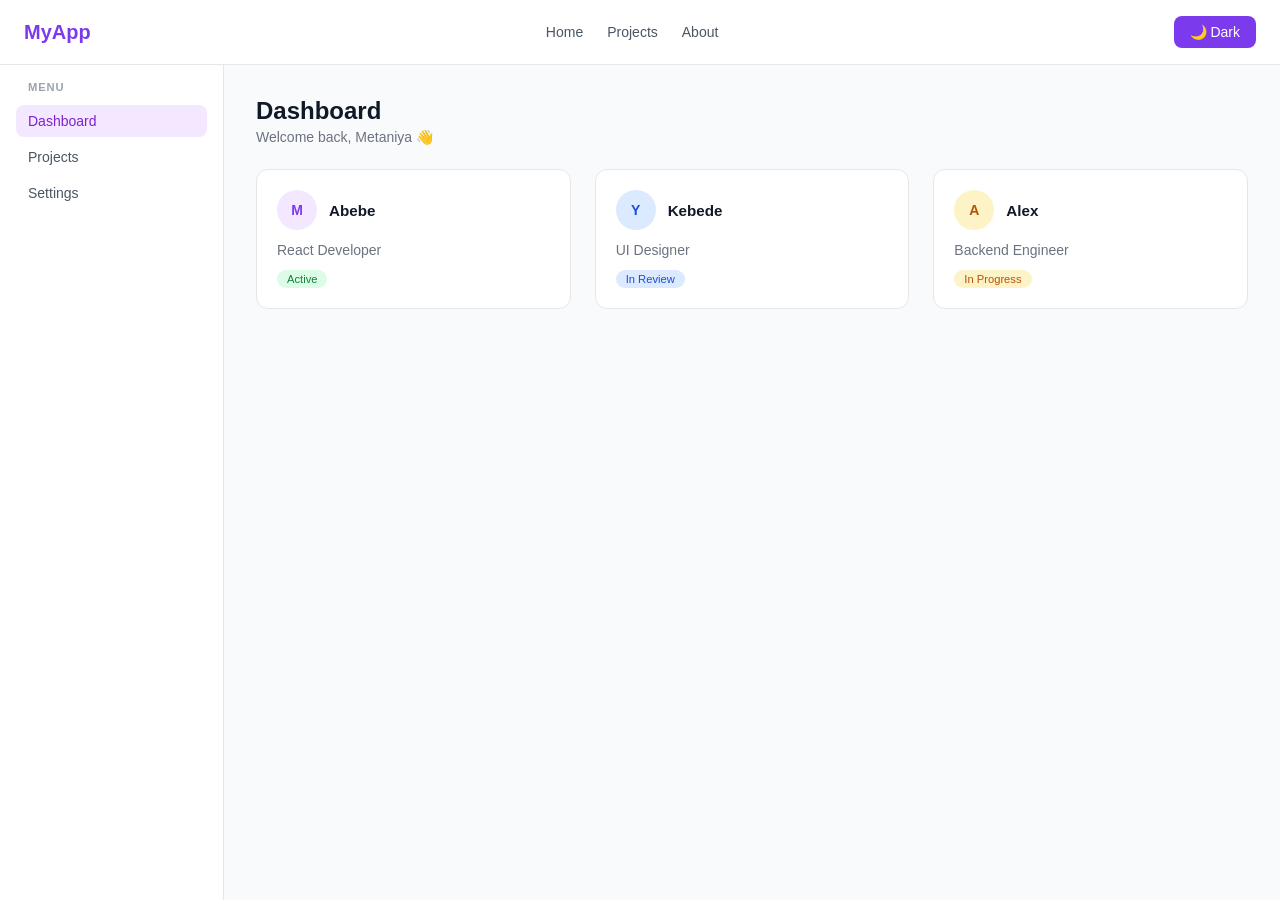
<file: plain-css/index.html>
<!DOCTYPE html>
<html lang="en">
<head>
  <meta charset="UTF-8"/>
  <meta name="viewport" content="width=device-width,initial-scale=1"/>
  <title>Dashboard</title>
  <link rel="stylesheet" href="style.css"/>
</head>
<body>

  <!-- NAVBAR -->
  <nav>
    <div class="nav-inner">
      <div class="nav-brand">MyApp</div>

      <ul class="nav-links">
        <li><a href="#">Home</a></li>
        <li><a href="#">Projects</a></li>
        <li><a href="#">About</a></li>
      </ul>

      <div class="nav-right">
        <button class="btn-dark" onclick="toggleDark()">🌙 Dark</button>
        <button class="hamburger" onclick="toggleMenu()" aria-label="Toggle menu">
          <span></span>
          <span></span>
          <span></span>
        </button>
      </div>
    </div>

    
    <div class="mobile-menu" id="mobileMenu">
      <a href="#">Home</a>
      <a href="#">Projects</a>
      <a href="#">About</a>
    </div>
  </nav>


  <div class="layout">

   
    <aside>
      <p class="sidebar-label">Menu</p>
      <a href="#" class="sidebar-link active" onclick="setActive(event, this)">Dashboard</a>
      <a href="#" class="sidebar-link" onclick="setActive(event, this)">Projects</a>
      <a href="#" class="sidebar-link" onclick="setActive(event, this)">Settings</a>
    </aside>

    <!-- main content -->
    <main>
      <h1>Dashboard</h1>
      <p class="subtitle">Welcome back, Metaniya 👋</p>

      
      <div class="card-grid">

        <!-- card1 -->
        <div class="card">
          <div class="card-header">
            <div class="avatar avatar-purple">M</div>
            <span class="card-name">Abebe</span>
          </div>
          <p class="card-role">React Developer</p>
          <span class="badge badge-green">Active</span>
        </div>

        <!-- card2 -->
        <div class="card">
          <div class="card-header">
            <div class="avatar avatar-blue">Y</div>
            <span class="card-name">Kebede</span>
          </div>
          <p class="card-role">UI Designer</p>
          <span class="badge badge-blue">In Review</span>
        </div>

        <!-- card3-->
        <div class="card">
          <div class="card-header">
            <div class="avatar avatar-amber">A</div>
            <span class="card-name">Alex</span>
          </div>
          <p class="card-role">Backend Engineer</p>
          <span class="badge badge-amber">In Progress</span>
        </div>

      </div>
    </main>
  </div>

  <script>
    // dark mode
    function toggleDark() {
      document.body.classList.toggle('dark');
    }

    // Toggle nav menu
    let menuOpen = false;
    function toggleMenu() {
      menuOpen = !menuOpen;
      document.getElementById('mobileMenu').classList.toggle('open', menuOpen);
    }

    // Sidebar active link
    function setActive(e, el) {
      e.preventDefault();
      document.querySelectorAll('.sidebar-link').forEach(l => l.classList.remove('active'));
      el.classList.add('active');
    }
  </script>

</body>
</html>
</file>
<file: plain-css/style.css>
*, *::before, *::after {
  box-sizing: border-box;
  margin: 0;
  padding: 0;
}

body {
  font-family: -apple-system, BlinkMacSystemFont, 'Segoe UI', sans-serif;
  background-color: #f9fafb;
  color: #111827;
  min-height: 100vh;
}

a {
  text-decoration: none;
  color: inherit;
}


body.dark {
  background-color: #111827;
  color: #f9fafb;
}



nav {
  background: #ffffff;
  border-bottom: 1px solid #e5e7eb;
  padding: 1rem 1.5rem;
  position: sticky;
  top: 0;
  z-index: 10;
}

body.dark nav {
  background: #1f2937;
  border-color: #374151;
}


.nav-inner {
  display: flex;
  align-items: center;
  justify-content: space-between;
}

.nav-brand {
  font-size: 1.25rem;
  font-weight: 700;
  color: #7c3aed;
}


.nav-links {
  display: flex;
  gap: 1.5rem;
  list-style: none;
}

.nav-links a {
  font-size: 0.875rem;
  font-weight: 500;
  color: #4b5563;
  transition: color 0.2s;
}

.nav-links a:hover {
  color: #7c3aed;
}

body.dark .nav-links a {
  color: #d1d5db;
}


.nav-right {
  display: flex;
  align-items: center;
  gap: 0.75rem;
}


.btn-dark {
  background: #7c3aed;
  color: white;
  border: none;
  padding: 0.5rem 1rem;
  border-radius: 0.5rem;
  font-size: 0.875rem;
  cursor: pointer;
  transition: background 0.2s;
}

.btn-dark:hover {
  background: #6d28d9;
}


.hamburger {
  display: none;
  flex-direction: column;
  gap: 5px;
  background: none;
  border: none;
  cursor: pointer;
  padding: 6px;
  border-radius: 8px;
}

.hamburger:hover {
  background: #f3f4f6;
}

body.dark .hamburger:hover {
  background: #374151;
}

.hamburger span {
  display: block;
  width: 22px;
  height: 2px;
  background: #4b5563;
  border-radius: 2px;
  transition: all 0.3s;
}

body.dark .hamburger span {
  background: #d1d5db;
}


.mobile-menu {
  display: none;
  flex-direction: column;
  gap: 0.5rem;
  padding-top: 1rem;
  margin-top: 1rem;
  border-top: 1px solid #e5e7eb;
}

body.dark .mobile-menu {
  border-color: #374151;
}

.mobile-menu.open {
  display: flex;
}

.mobile-menu a {
  font-size: 0.875rem;
  font-weight: 500;
  color: #4b5563;
  padding: 0.3rem 0;
  transition: color 0.2s;
}

.mobile-menu a:hover {
  color: #7c3aed;
}

body.dark .mobile-menu a {
  color: #d1d5db;
}



.layout {
  display: flex;
  min-height: calc(100vh - 65px);
}


aside {
  width: 224px;
  background: #ffffff;
  border-right: 1px solid #e5e7eb;
  padding: 1rem;
  display: flex;
  flex-direction: column;
  gap: 4px;
  flex-shrink: 0;
}

body.dark aside {
  background: #1f2937;
  border-color: #374151;
}

.sidebar-label {
  font-size: 0.7rem;
  font-weight: 600;
  text-transform: uppercase;
  letter-spacing: 0.08em;
  color: #9ca3af;
  padding: 0 0.75rem;
  margin-bottom: 0.5rem;
}

.sidebar-link {
  display: block;
  padding: 0.5rem 0.75rem;
  border-radius: 0.5rem;
  font-size: 0.875rem;
  color: #4b5563;
  transition: background 0.15s, color 0.15s;
}

.sidebar-link:hover {
  background: #f3f4f6;
}

body.dark .sidebar-link {
  color: #9ca3af;
}

body.dark .sidebar-link:hover {
  background: #374151;
}

/* Active sidebar item */
.sidebar-link.active {
  background: #f3e8ff;
  color: #7e22ce;
  font-weight: 500;
}



main {
  flex: 1;
  padding: 2rem;
}

main h1 {
  font-size: 1.5rem;
  font-weight: 700;
  color: #111827;
  margin-bottom: 0.25rem;
}

body.dark main h1 {
  color: #f9fafb;
}

.subtitle {
  font-size: 0.875rem;
  color: #6b7280;
  margin-bottom: 1.5rem;
}



.card-grid {
  display: grid;
  grid-template-columns: repeat(1, 1fr);
  gap: 1.5rem;
}


@media (min-width: 640px) {
  .card-grid {
    grid-template-columns: repeat(2, 1fr);
  }
}

@media (min-width: 1024px) {
  .card-grid {
    grid-template-columns: repeat(3, 1fr);
  }
}


  
.card {
  background: #ffffff;
  border: 1px solid #e5e7eb;
  border-radius: 0.75rem;
  padding: 1.25rem;
  transition: box-shadow 0.2s;
}

.card:hover {
  box-shadow: 0 4px 12px rgba(0, 0, 0, 0.08);
}

body.dark .card {
  background: #1f2937;
  border-color: #374151;
}

.card-header {
  display: flex;
  align-items: center;
  gap: 0.75rem;
  margin-bottom: 0.75rem;
}


.avatar {
  width: 40px;
  height: 40px;
  border-radius: 50%;
  display: flex;
  align-items: center;
  justify-content: center;
  font-weight: 700;
  font-size: 0.875rem;
  flex-shrink: 0;
}

.avatar-purple { background: #f3e8ff; color: #7c3aed; }
.avatar-blue   { background: #dbeafe; color: #1d4ed8; }
.avatar-amber  { background: #fef3c7; color: #b45309; }

.card-name {
  font-weight: 600;
  font-size: 0.95rem;
  color: #111827;
}

body.dark .card-name {
  color: #f9fafb;
}

.card-role {
  font-size: 0.875rem;
  color: #6b7280;
}

body.dark .card-role {
  color: #9ca3af;
}


.badge {
  display: inline-block;
  margin-top: 0.75rem;
  font-size: 0.7rem;
  font-weight: 500;
  padding: 3px 10px;
  border-radius: 999px;
}

.badge-green { background: #dcfce7; color: #15803d; }
.badge-blue  { background: #dbeafe; color: #1d4ed8; }
.badge-amber { background: #fef3c7; color: #b45309; }


@media (max-width: 767px) {
  /* Hide sidebar on mobile */
  aside {
    display: none;
  }


  .nav-links {
    display: none;
  }

  .hamburger {
    display: flex;
  }

  main {
    padding: 1.25rem;
  }
}
</file>
